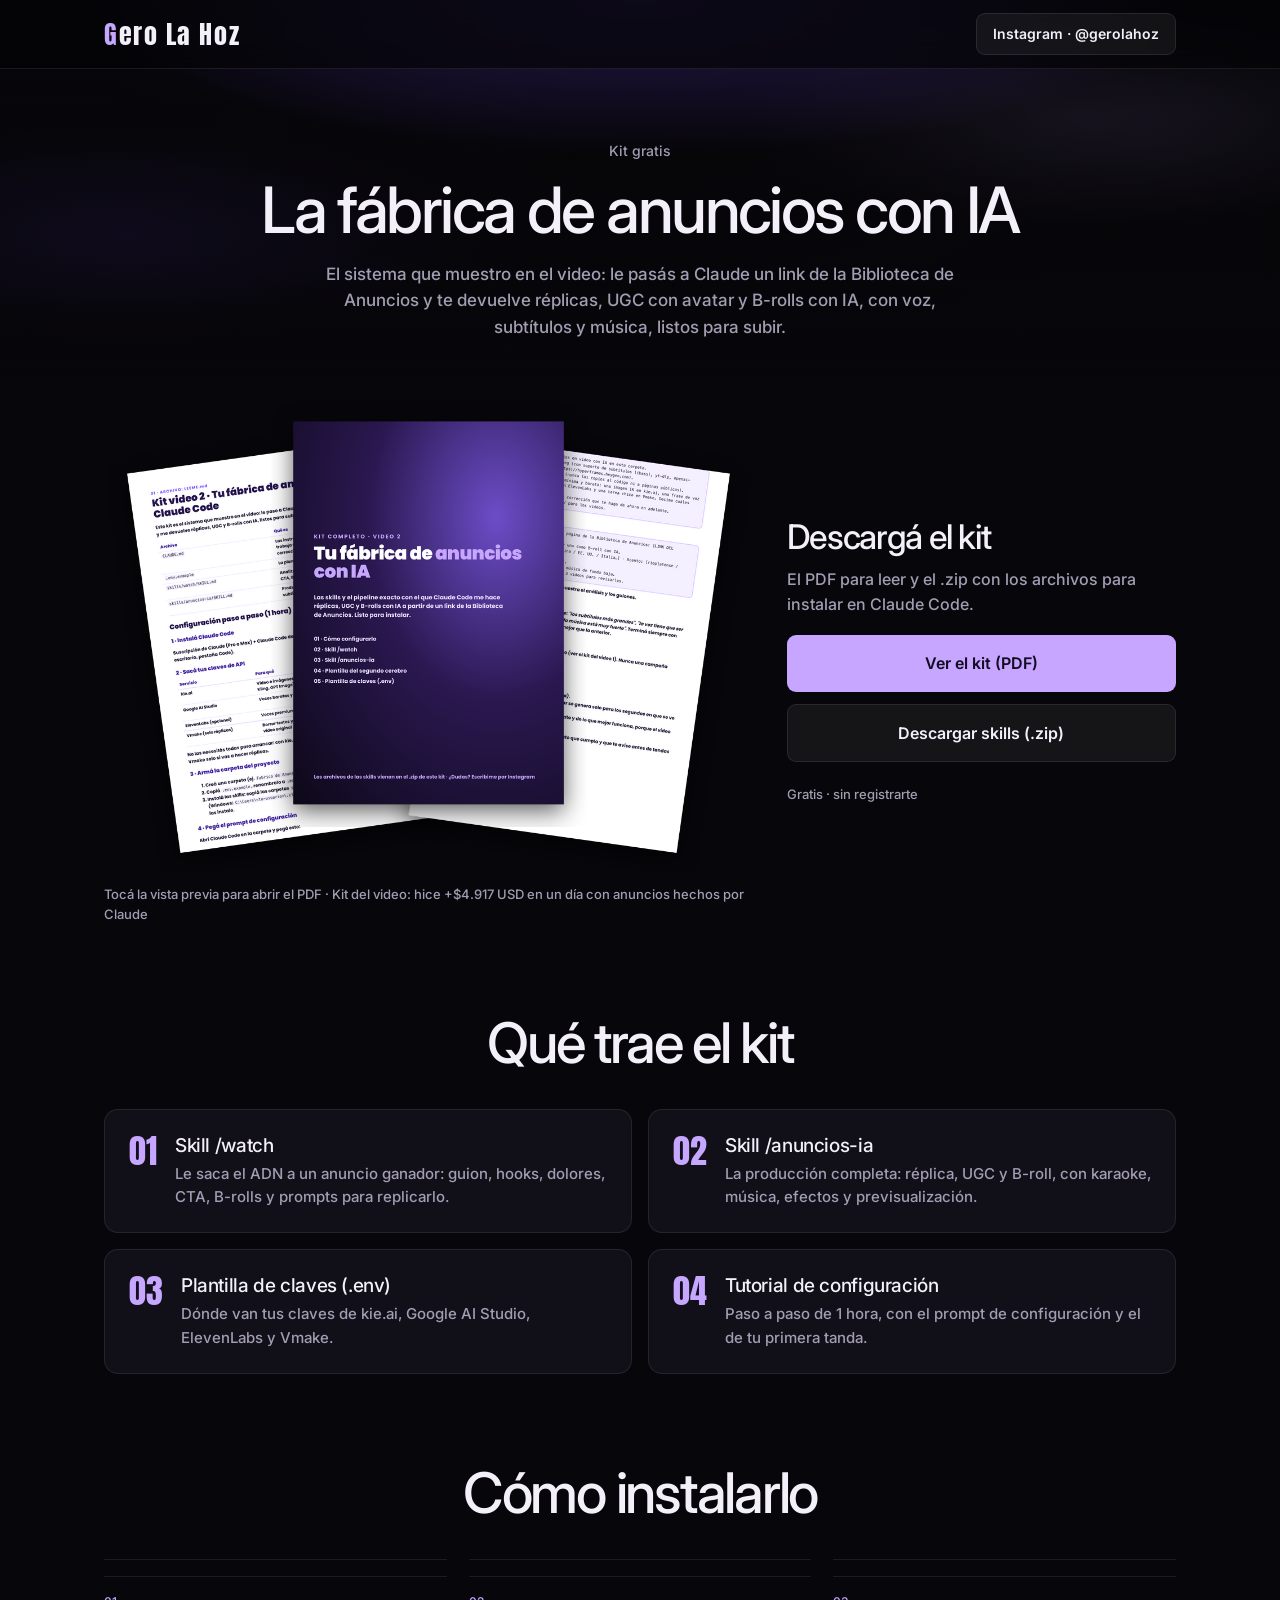
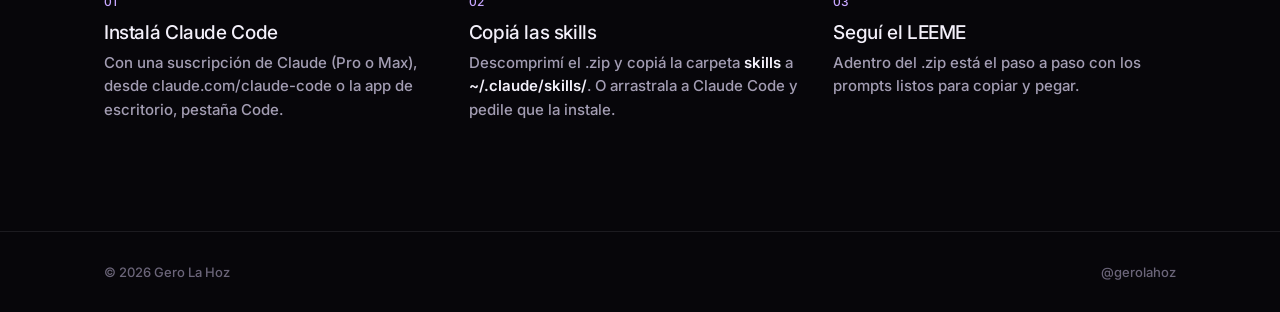
<file: anuncios/index.html>
<!doctype html>
<html lang="es">
<head>
<meta charset="utf-8">
<meta name="viewport" content="width=device-width,initial-scale=1">
<base href="/">
<title>La fábrica de anuncios con IA · Kit gratis · Gero La Hoz</title>
<meta name="description" content="Kit gratis: las skills y el paso a paso para hacer anuncios con IA en Claude Code (réplicas, UGC y B-rolls).">
<meta property="og:title" content="La fábrica de anuncios con IA · Kit gratis">
<meta property="og:description" content="Kit gratis: las skills y el paso a paso para hacer anuncios con IA en Claude Code (réplicas, UGC y B-rolls).">
<meta property="og:image" content="https://zea.lat/assets/kit2-preview.png">
<link rel="icon" href="data:image/svg+xml,%3Csvg xmlns='http://www.w3.org/2000/svg' viewBox='0 0 32 32'%3E%3Crect width='32' height='32' rx='7' fill='%2307060a'/%3E%3Ctext x='16' y='24' font-family='Impact,Arial Black' font-size='21' fill='%23c7a6ff' text-anchor='middle'%3EG%3C/text%3E%3C/svg%3E">
<link rel="preconnect" href="https://fonts.googleapis.com"><link rel="preconnect" href="https://fonts.gstatic.com" crossorigin>
<link href="https://fonts.googleapis.com/css2?family=Anton&family=Inter:wght@400;500;600&display=swap" rel="stylesheet">
<link rel="stylesheet" href="assets/style.css">
</head>
<body data-kit="anuncios">

<nav><div class="wrap">
  <span class="logo">Gero La Hoz</span>
  <a class="btn btn-g btn-s" data-ig href="#">Instagram · @gerolahoz</a>
</div></nav>

<header class="page-h">
  <div class="hero-bg"></div>
  <div class="wrap" style="position:relative">
    <div class="eyebrow">Kit gratis</div>
    <h1 id="k-titulo">La fábrica de anuncios con IA</h1>
    <p id="k-resumen" class="lead"></p>
  </div>
</header>

<section style="padding-top:10px"><div class="wrap">
  <div class="kit-top">
    <div>
      <div class="player" id="k-player"></div>
      <div class="micro" id="k-video" style="margin-top:12px"></div>
    </div>
    <div class="dl">
      <h2>Descargá el kit</h2>
      <p>El PDF para leer y el .zip con los archivos para instalar en Claude Code.</p>
      <a class="btn btn-p btn-lg" id="k-pdf" href="#" target="_blank" rel="noopener">Ver el kit (PDF)</a>
      <a class="btn btn-g btn-lg" id="k-zip" href="#" download>Descargar skills (.zip)</a>
      <div class="micro">Gratis · sin registrarte</div>
    </div>
  </div>

  <div class="sec-t" style="margin:90px auto 36px"><h2>Qué trae el kit</h2></div>
  <div class="incs" id="k-inc"></div>

  <div class="sec-t" style="margin:90px auto 36px"><h2>Cómo instalarlo</h2></div>
  <div class="trio">
    <div><div class="n">01</div><h3>Instalá Claude Code</h3><p>Con una suscripción de Claude (Pro o Max), desde claude.com/claude-code o la app de escritorio, pestaña Code.</p></div>
    <div><div class="n">02</div><h3>Copiá las skills</h3><p>Descomprimí el .zip y copiá la carpeta <b>skills</b> a <b>~/.claude/skills/</b>. O arrastrala a Claude Code y pedile que la instale.</p></div>
    <div><div class="n">03</div><h3>Seguí el LEEME</h3><p>Adentro del .zip está el paso a paso con los prompts listos para copiar y pegar.</p></div>
  </div>
</div></section>

<footer><div class="wrap">
  <span>© <span id="y"></span> Gero La Hoz</span>
  <span><a data-ig href="#">@gerolahoz</a></span>
</div></footer>

<script src="assets/config.js?v=4"></script>
<script src="assets/site.js?v=4"></script>
</body>
</html>
</file>
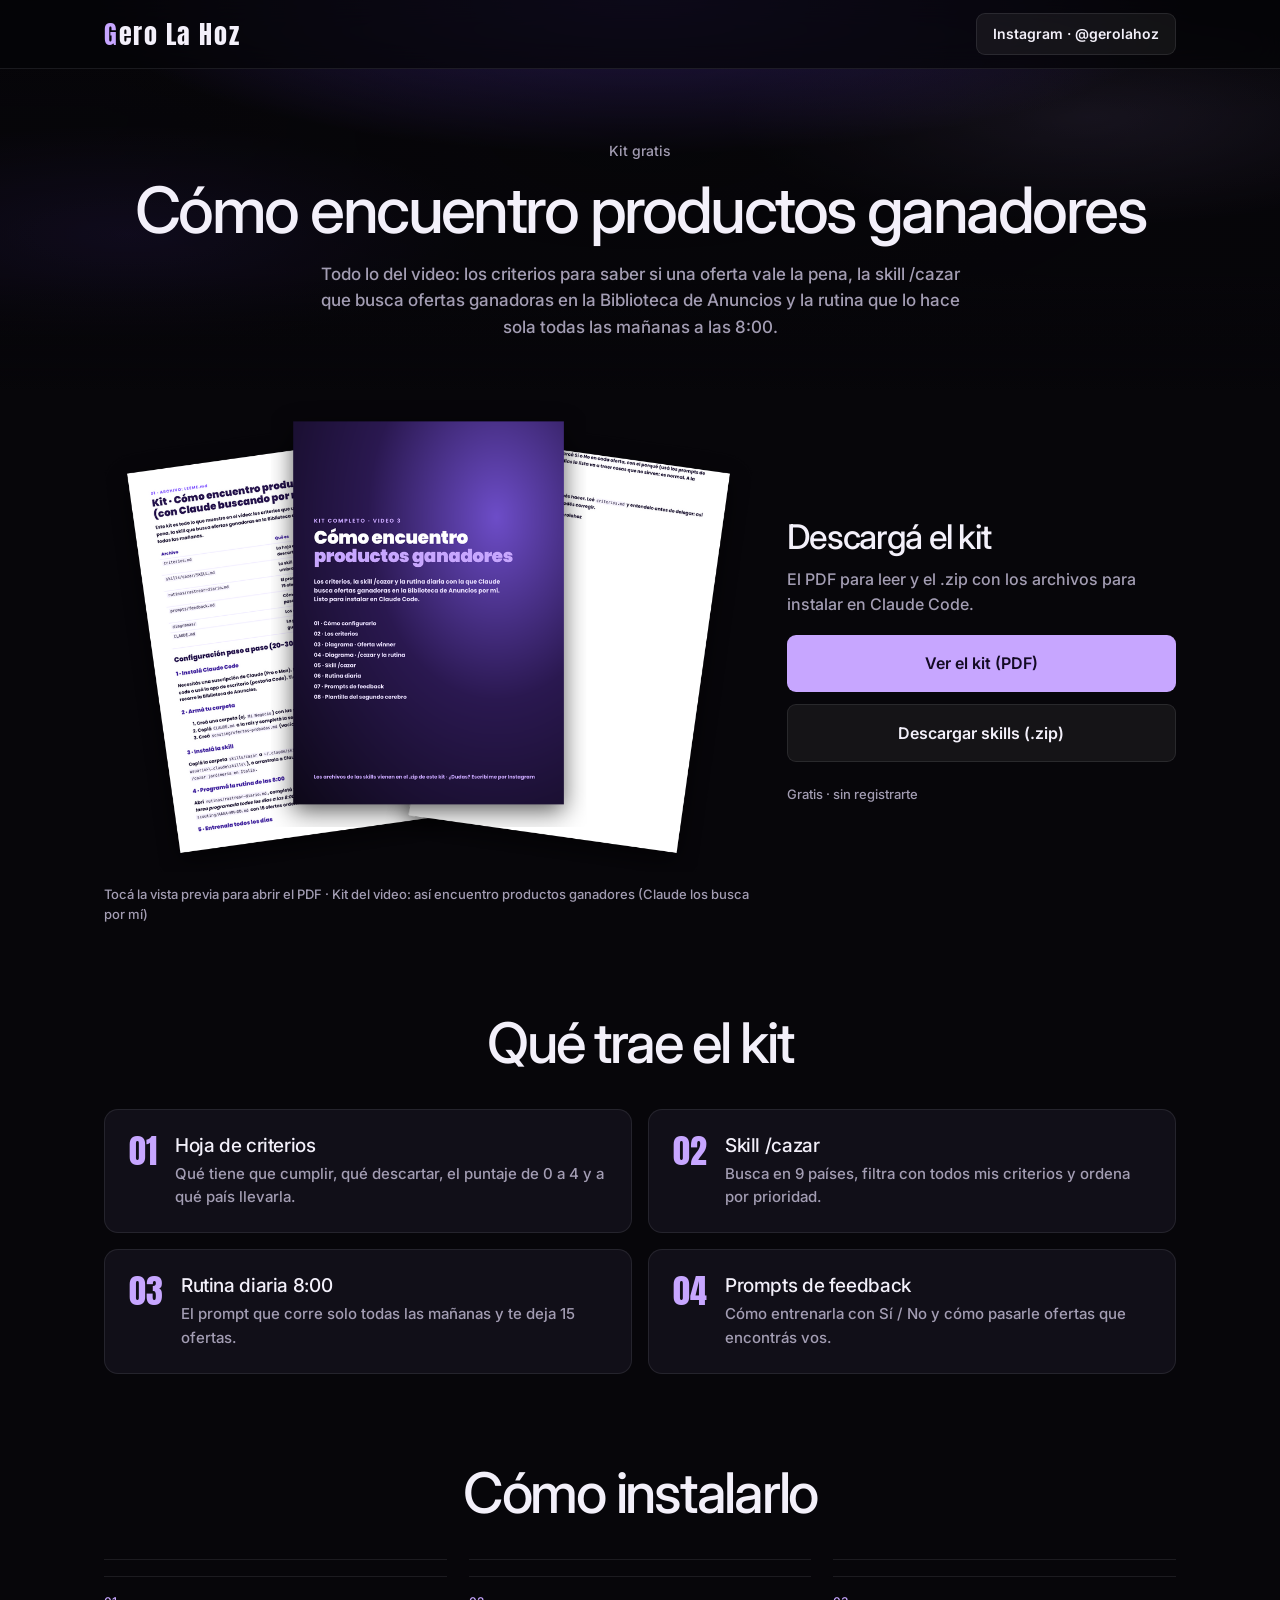
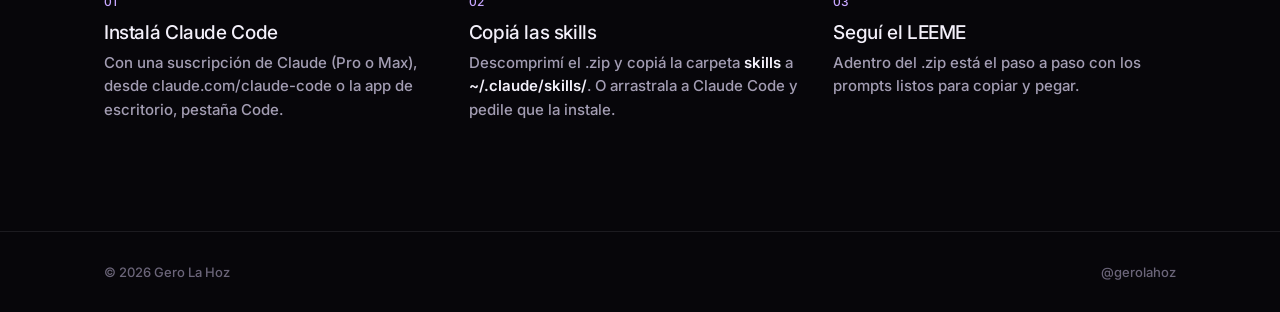
<file: cazar/index.html>
<!doctype html>
<html lang="es">
<head>
<meta charset="utf-8">
<meta name="viewport" content="width=device-width,initial-scale=1">
<base href="/">
<title>Cómo encuentro productos ganadores · Kit gratis · Gero La Hoz</title>
<meta name="description" content="Kit gratis: los criterios, la skill /cazar y la rutina diaria para encontrar productos digitales ganadores con Claude.">
<meta property="og:title" content="Cómo encuentro productos ganadores · Kit gratis">
<meta property="og:description" content="Kit gratis: los criterios, la skill /cazar y la rutina diaria para encontrar productos digitales ganadores con Claude.">
<meta property="og:image" content="https://zea.lat/assets/kit3-preview.png">
<link rel="icon" href="data:image/svg+xml,%3Csvg xmlns='http://www.w3.org/2000/svg' viewBox='0 0 32 32'%3E%3Crect width='32' height='32' rx='7' fill='%2307060a'/%3E%3Ctext x='16' y='24' font-family='Impact,Arial Black' font-size='21' fill='%23c7a6ff' text-anchor='middle'%3EG%3C/text%3E%3C/svg%3E">
<link rel="preconnect" href="https://fonts.googleapis.com"><link rel="preconnect" href="https://fonts.gstatic.com" crossorigin>
<link href="https://fonts.googleapis.com/css2?family=Anton&family=Inter:wght@400;500;600&display=swap" rel="stylesheet">
<link rel="stylesheet" href="assets/style.css">
</head>
<body data-kit="cazar">

<nav><div class="wrap">
  <span class="logo">Gero La Hoz</span>
  <a class="btn btn-g btn-s" data-ig href="#">Instagram · @gerolahoz</a>
</div></nav>

<header class="page-h">
  <div class="hero-bg"></div>
  <div class="wrap" style="position:relative">
    <div class="eyebrow">Kit gratis</div>
    <h1 id="k-titulo">Cómo encuentro productos ganadores</h1>
    <p id="k-resumen" class="lead"></p>
  </div>
</header>

<section style="padding-top:10px"><div class="wrap">
  <div class="kit-top">
    <div>
      <div class="player" id="k-player"></div>
      <div class="micro" id="k-video" style="margin-top:12px"></div>
    </div>
    <div class="dl">
      <h2>Descargá el kit</h2>
      <p>El PDF para leer y el .zip con los archivos para instalar en Claude Code.</p>
      <a class="btn btn-p btn-lg" id="k-pdf" href="#" target="_blank" rel="noopener">Ver el kit (PDF)</a>
      <a class="btn btn-g btn-lg" id="k-zip" href="#" download>Descargar skills (.zip)</a>
      <div class="micro">Gratis · sin registrarte</div>
    </div>
  </div>

  <div class="sec-t" style="margin:90px auto 36px"><h2>Qué trae el kit</h2></div>
  <div class="incs" id="k-inc"></div>

  <div class="sec-t" style="margin:90px auto 36px"><h2>Cómo instalarlo</h2></div>
  <div class="trio">
    <div><div class="n">01</div><h3>Instalá Claude Code</h3><p>Con una suscripción de Claude (Pro o Max), desde claude.com/claude-code o la app de escritorio, pestaña Code.</p></div>
    <div><div class="n">02</div><h3>Copiá las skills</h3><p>Descomprimí el .zip y copiá la carpeta <b>skills</b> a <b>~/.claude/skills/</b>. O arrastrala a Claude Code y pedile que la instale.</p></div>
    <div><div class="n">03</div><h3>Seguí el LEEME</h3><p>Adentro del .zip está el paso a paso con los prompts listos para copiar y pegar.</p></div>
  </div>
</div></section>

<footer><div class="wrap">
  <span>© <span id="y"></span> Gero La Hoz</span>
  <span><a data-ig href="#">@gerolahoz</a></span>
</div></footer>

<script src="assets/config.js?v=4"></script>
<script src="assets/site.js?v=4"></script>
</body>
</html>
</file>
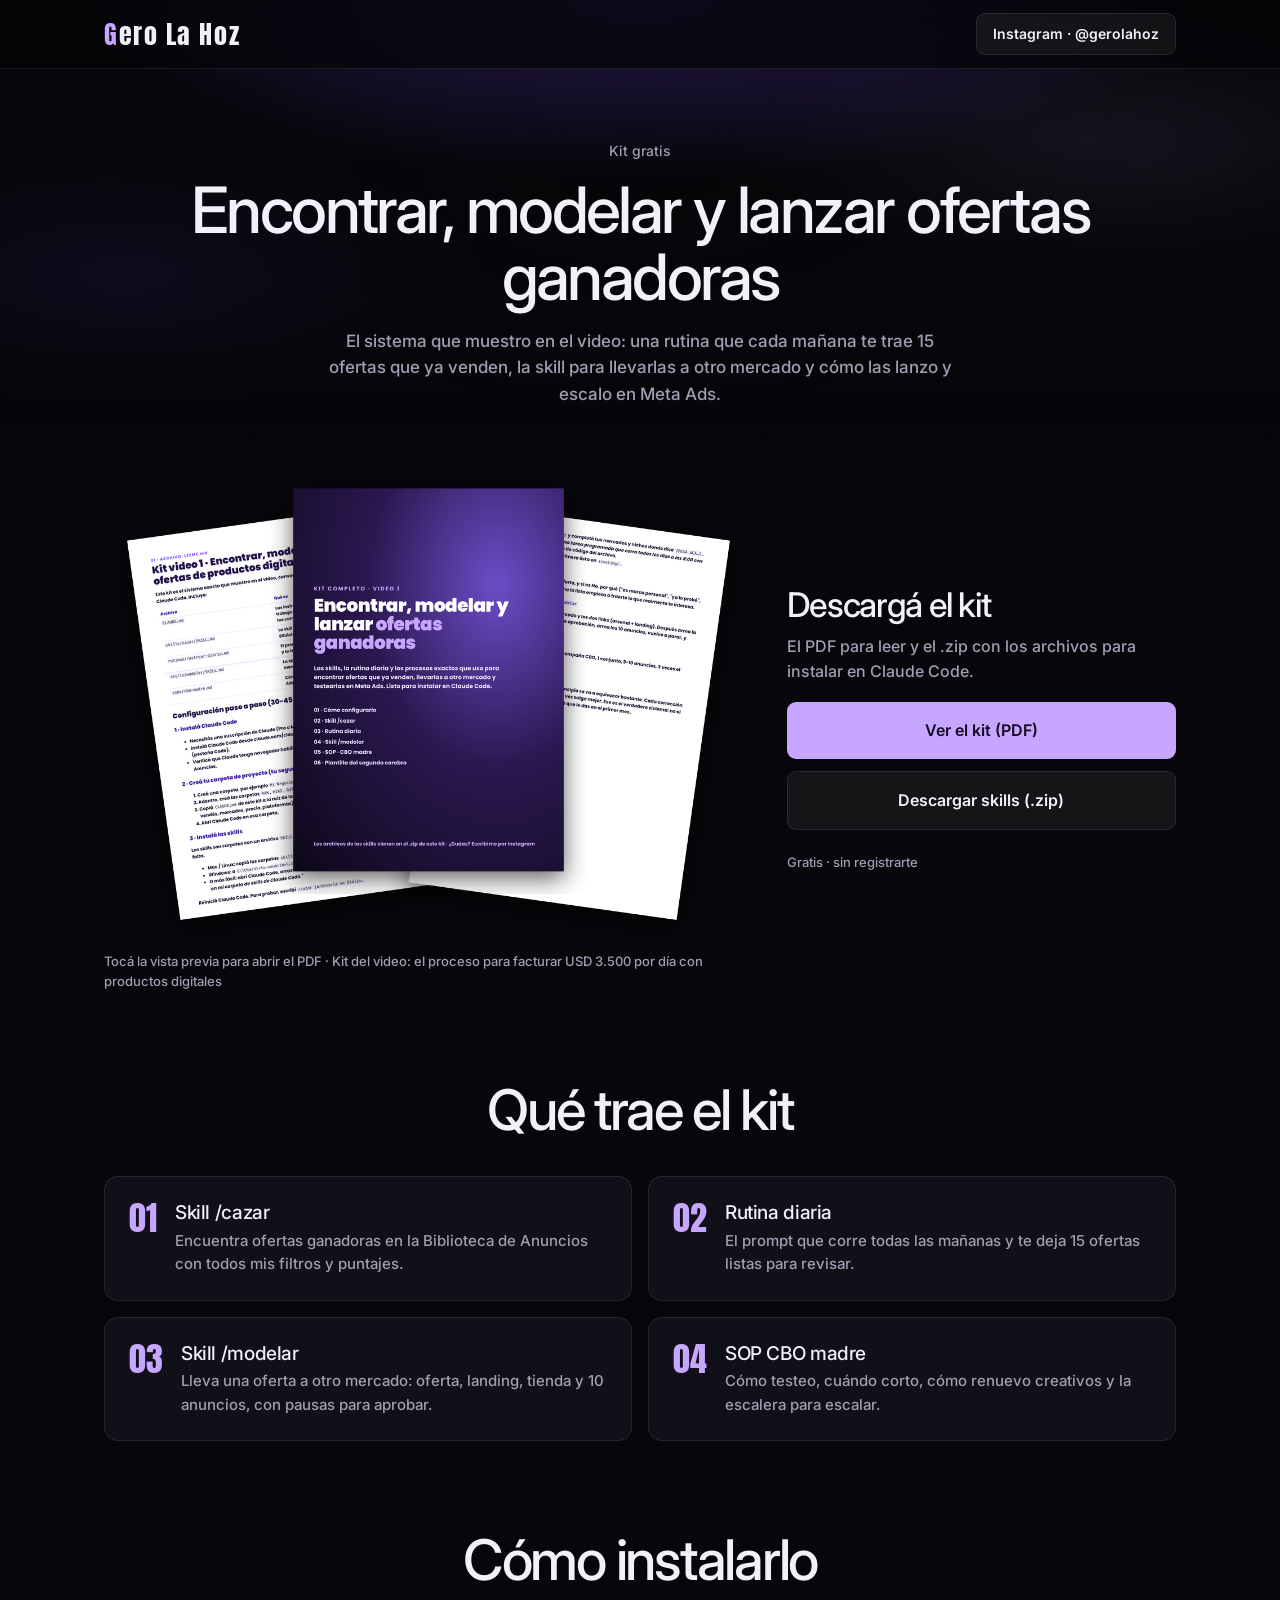
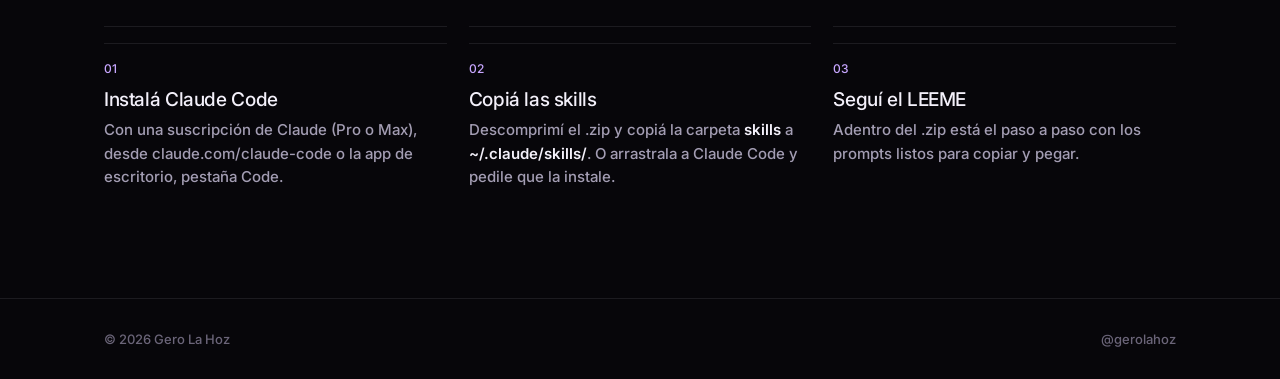
<file: ofertas/index.html>
<!doctype html>
<html lang="es">
<head>
<meta charset="utf-8">
<meta name="viewport" content="width=device-width,initial-scale=1">
<base href="/">
<title>Encontrar, modelar y lanzar ofertas ganadoras · Kit gratis · Gero La Hoz</title>
<meta name="description" content="Kit gratis: la skill para encontrar ofertas ganadoras, la rutina diaria, la skill para modelarlas y cómo lanzar en Meta Ads.">
<meta property="og:title" content="Encontrar, modelar y lanzar ofertas ganadoras · Kit gratis">
<meta property="og:description" content="Kit gratis: la skill para encontrar ofertas ganadoras, la rutina diaria, la skill para modelarlas y cómo lanzar en Meta Ads.">
<meta property="og:image" content="https://zea.lat/assets/kit1-preview.png">
<link rel="icon" href="data:image/svg+xml,%3Csvg xmlns='http://www.w3.org/2000/svg' viewBox='0 0 32 32'%3E%3Crect width='32' height='32' rx='7' fill='%2307060a'/%3E%3Ctext x='16' y='24' font-family='Impact,Arial Black' font-size='21' fill='%23c7a6ff' text-anchor='middle'%3EG%3C/text%3E%3C/svg%3E">
<link rel="preconnect" href="https://fonts.googleapis.com"><link rel="preconnect" href="https://fonts.gstatic.com" crossorigin>
<link href="https://fonts.googleapis.com/css2?family=Anton&family=Inter:wght@400;500;600&display=swap" rel="stylesheet">
<link rel="stylesheet" href="assets/style.css">
</head>
<body data-kit="ofertas">

<nav><div class="wrap">
  <span class="logo">Gero La Hoz</span>
  <a class="btn btn-g btn-s" data-ig href="#">Instagram · @gerolahoz</a>
</div></nav>

<header class="page-h">
  <div class="hero-bg"></div>
  <div class="wrap" style="position:relative">
    <div class="eyebrow">Kit gratis</div>
    <h1 id="k-titulo">Encontrar, modelar y lanzar ofertas ganadoras</h1>
    <p id="k-resumen" class="lead"></p>
  </div>
</header>

<section style="padding-top:10px"><div class="wrap">
  <div class="kit-top">
    <div>
      <div class="player" id="k-player"></div>
      <div class="micro" id="k-video" style="margin-top:12px"></div>
    </div>
    <div class="dl">
      <h2>Descargá el kit</h2>
      <p>El PDF para leer y el .zip con los archivos para instalar en Claude Code.</p>
      <a class="btn btn-p btn-lg" id="k-pdf" href="#" target="_blank" rel="noopener">Ver el kit (PDF)</a>
      <a class="btn btn-g btn-lg" id="k-zip" href="#" download>Descargar skills (.zip)</a>
      <div class="micro">Gratis · sin registrarte</div>
    </div>
  </div>

  <div class="sec-t" style="margin:90px auto 36px"><h2>Qué trae el kit</h2></div>
  <div class="incs" id="k-inc"></div>

  <div class="sec-t" style="margin:90px auto 36px"><h2>Cómo instalarlo</h2></div>
  <div class="trio">
    <div><div class="n">01</div><h3>Instalá Claude Code</h3><p>Con una suscripción de Claude (Pro o Max), desde claude.com/claude-code o la app de escritorio, pestaña Code.</p></div>
    <div><div class="n">02</div><h3>Copiá las skills</h3><p>Descomprimí el .zip y copiá la carpeta <b>skills</b> a <b>~/.claude/skills/</b>. O arrastrala a Claude Code y pedile que la instale.</p></div>
    <div><div class="n">03</div><h3>Seguí el LEEME</h3><p>Adentro del .zip está el paso a paso con los prompts listos para copiar y pegar.</p></div>
  </div>
</div></section>

<footer><div class="wrap">
  <span>© <span id="y"></span> Gero La Hoz</span>
  <span><a data-ig href="#">@gerolahoz</a></span>
</div></footer>

<script src="assets/config.js?v=3"></script>
<script src="assets/site.js?v=3"></script>
</body>
</html>
</file>
